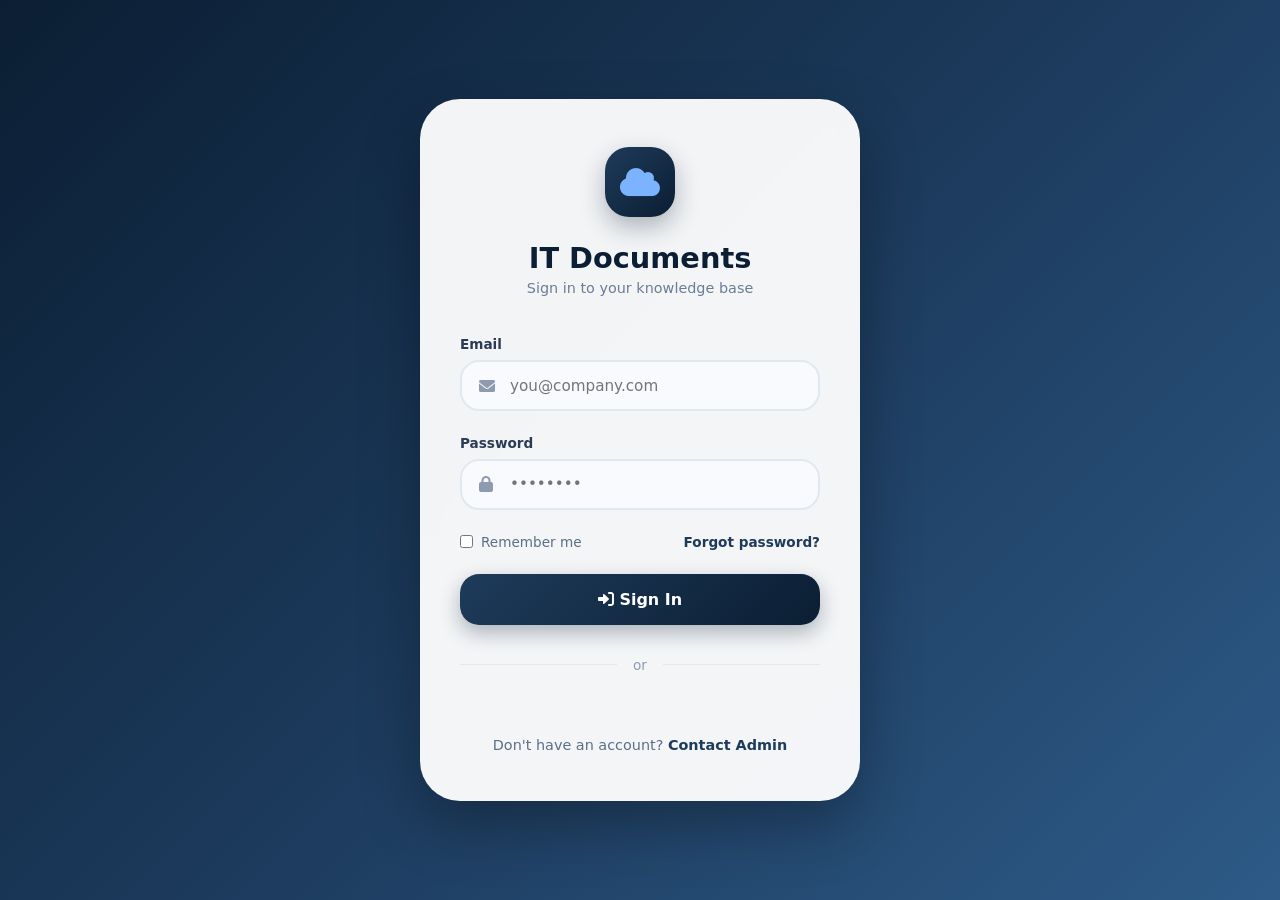
<file: index.html>
<!DOCTYPE html>
<html lang="en">
<head>
  <meta charset="UTF-8">
  <meta name="viewport" content="width=device-width, initial-scale=1.0">
  <title>IT Documents | Knowledge Base</title>
  <link rel="stylesheet" href="https://cdnjs.cloudflare.com/ajax/libs/font-awesome/6.0.0-beta3/css/all.min.css">
  <link rel="stylesheet" href="styles.css">
</head>
<body>
  <div class="app-container">
    <header class="app-header">
      <div class="logo-area">
        <i class="fas fa-cloud logo-icon"></i>
        <div class="logo-text">
          <h1>IT Docs</h1>
          <span>Knowledge Base</span>
        </div>
      </div>
      <div class="header-actions">
        <div class="doc-count-badge">
          <i class="fas fa-file-alt"></i>
          <span id="docCount">0 documents</span>
        </div>
      </div>
    </header>

    <div class="main-panel">
      <aside class="sidebar">
        <button class="new-doc-btn" id="newDocBtn">
          <i class="fas fa-plus-circle"></i> New Document
        </button>
        <div class="filter-section">
          <h3>Categories</h3>
          <div class="category-list" id="categoryList"></div>
        </div>
      </aside>

      <section class="doc-list-panel">
        <div class="search-bar">
          <i class="fas fa-search"></i>
          <input type="text" id="searchInput" placeholder="Search documents...">
        </div>
        <div class="documents-grid" id="documentsGrid"></div>
        <div class="empty-state" id="emptyState" style="display: none;">
          <i class="fas fa-folder-open"></i>
          <p>No documents found</p>
          <span>Create a new document or adjust your filters</span>
        </div>
      </section>
    </div>
  </div>

  <!-- Edit Modal -->
  <div class="modal-overlay" id="docModal">
    <div class="modal-container">
      <div class="modal-header">
        <h2 id="modalTitle">New Document</h2>
        <button class="modal-close" id="closeModalBtn"><i class="fas fa-times"></i></button>
      </div>
      <div class="modal-body">
        <div class="form-group">
          <label for="docTitle">Title</label>
          <input type="text" id="docTitle" placeholder="Enter document title">
        </div>
        <div class="form-group">
          <label for="docCategory">Category</label>
          <select id="docCategory"></select>
        </div>
        <div class="form-group">
          <label for="docContent">Content</label>
          <textarea id="docContent" rows="6" placeholder="Write your documentation here..."></textarea>
        </div>
        <div class="form-group">
          <label for="docTags">Tags (comma separated)</label>
          <input type="text" id="docTags" placeholder="e.g., server, network, security">
        </div>
      </div>
      <div class="modal-footer">
        <button class="btn btn-secondary" id="cancelDocBtn">Cancel</button>
        <button class="btn btn-primary" id="saveDocBtn">Save Document</button>
      </div>
    </div>
  </div>

  <!-- View Modal -->
  <div class="modal-overlay" id="viewDocModal">
    <div class="modal-container view-doc-container">
      <div class="modal-header">
        <h2 id="viewDocTitle">Document Title</h2>
        <button class="modal-close" id="closeViewModalBtn"><i class="fas fa-times"></i></button>
      </div>
      <div class="modal-body">
        <div class="doc-detail-meta">
          <span class="doc-category-badge" id="viewDocCategory">Category</span>
          <span class="doc-date" id="viewDocDate">Date</span>
        </div>
        <div class="doc-tags-display" id="viewDocTags"></div>
        <div class="doc-content-display" id="viewDocContent"></div>
      </div>
      <div class="modal-footer">
        <button class="btn btn-secondary" id="closeViewBtn">Close</button>
        <button class="btn btn-primary" id="editFromViewBtn"><i class="fas fa-pen"></i> Edit</button>
      </div>
    </div>
  </div>

  <script src="auth.js"></script>
  <script src="app.js"></script>
</body>
</html>
</file>
<file: styles.css>
* {
  margin: 0;
  padding: 0;
  box-sizing: border-box;
  font-family: 'Segoe UI', Roboto, system-ui, -apple-system, sans-serif;
}

body {
  background: #f4f6fb;
  min-height: 100vh;
  display: flex;
  justify-content: center;
  align-items: center;
  padding: 2rem 1rem;
}

.app-container {
  width: 100%;
  max-width: 1100px;
  background: white;
  border-radius: 2.5rem;
  box-shadow: 0 25px 50px -12px rgba(0,0,0,0.15);
  overflow: hidden;
  display: flex;
  flex-direction: column;
}

/* Header */
.app-header {
  background: linear-gradient(105deg, #0b1e33 0%, #1c3a5c 100%);
  color: white;
  padding: 1.8rem 2rem;
  display: flex;
  flex-wrap: wrap;
  align-items: center;
  justify-content: space-between;
}

.logo-area {
  display: flex;
  align-items: center;
  gap: 0.8rem;
}

.logo-icon {
  font-size: 2.4rem;
  color: #7bb3ff;
}

.logo-text h1 {
  font-weight: 600;
  font-size: 1.8rem;
  letter-spacing: -0.3px;
  line-height: 1.2;
}

.logo-text span {
  font-size: 0.85rem;
  opacity: 0.8;
  font-weight: 400;
}

.header-actions {
  display: flex;
  gap: 1rem;
  align-items: center;
}

.doc-count-badge {
  background: rgba(255,255,255,0.12);
  backdrop-filter: blur(8px);
  padding: 0.5rem 1.2rem;
  border-radius: 2rem;
  font-weight: 500;
  font-size: 0.9rem;
  display: flex;
  align-items: center;
  gap: 0.4rem;
  border: 1px solid rgba(255,255,255,0.2);
}

/* User Badge */
.user-badge {
  display: flex;
  align-items: center;
  gap: 0.5rem;
  background: rgba(255, 255, 255, 0.1);
  padding: 0.4rem 0.9rem;
  border-radius: 2rem;
  border: 1px solid rgba(255, 255, 255, 0.2);
}

.user-avatar {
  font-size: 1.2rem;
}

.user-avatar-img {
  width: 1.6rem;
  height: 1.6rem;
  border-radius: 50%;
  object-fit: cover;
}

.user-name {
  color: white;
  font-size: 0.85rem;
  font-weight: 500;
}

.logout-btn {
  background: rgba(255, 255, 255, 0.15);
  border: none;
  color: white;
  width: 2rem;
  height: 2rem;
  border-radius: 50%;
  display: flex;
  align-items: center;
  justify-content: center;
  cursor: pointer;
  transition: 0.2s;
  font-size: 0.9rem;
}

.logout-btn:hover {
  background: rgba(255, 80, 80, 0.4);
}

/* Main layout */
.main-panel {
  display: flex;
  flex-direction: row;
  flex-wrap: wrap;
  background: #ffffff;
}

/* Sidebar */
.sidebar {
  width: 270px;
  background: #f8fafd;
  border-right: 1px solid #e9eef3;
  padding: 1.8rem 1.2rem;
  display: flex;
  flex-direction: column;
  gap: 2rem;
}

.new-doc-btn {
  background: linear-gradient(135deg, #1e3b5a, #0b1e33);
  border: none;
  color: white;
  font-weight: 600;
  padding: 0.9rem 1.4rem;
  border-radius: 2.5rem;
  font-size: 1rem;
  display: flex;
  align-items: center;
  justify-content: center;
  gap: 0.6rem;
  cursor: pointer;
  transition: 0.2s;
  box-shadow: 0 8px 16px -6px rgba(11,30,51,0.3);
  border: 1px solid #2f4b6e;
}

.new-doc-btn:hover {
  background: linear-gradient(135deg, #234b6e, #10273e);
}

.filter-section h3 {
  font-size: 0.8rem;
  text-transform: uppercase;
  letter-spacing: 0.05em;
  color: #4a627a;
  margin-bottom: 0.5rem;
}

.category-list {
  display: flex;
  flex-direction: column;
  gap: 0.3rem;
}

.category-item {
  display: flex;
  align-items: center;
  gap: 0.7rem;
  padding: 0.7rem 0.9rem;
  border-radius: 1rem;
  color: #1e293b;
  font-weight: 500;
  cursor: pointer;
  transition: 0.2s;
  background: transparent;
  border: none;
  width: 100%;
  text-align: left;
}

.category-item i {
  width: 1.4rem;
  color: #4b6589;
}

.category-item:hover {
  background: #e6edf7;
}

.category-item.active {
  background: #dbeafe;
  color: #0b1e33;
  font-weight: 600;
}

/* Document list */
.doc-list-panel {
  flex: 1;
  padding: 1.8rem;
  display: flex;
  flex-direction: column;
  gap: 1.5rem;
  min-width: 300px;
}

.search-bar {
  display: flex;
  align-items: center;
  background: #f1f5f9;
  border-radius: 2.8rem;
  padding: 0.5rem 1.5rem;
  gap: 0.5rem;
  border: 1px solid #e2e8f0;
}

.search-bar i {
  color: #5f6c80;
}

.search-bar input {
  width: 100%;
  border: none;
  background: transparent;
  padding: 0.7rem 0;
  font-size: 0.95rem;
  outline: none;
}

.documents-grid {
  display: flex;
  flex-direction: column;
  gap: 0.9rem;
  overflow-y: auto;
  max-height: 460px;
  padding-right: 0.3rem;
}

.doc-card {
  background: white;
  border: 1px solid #e9f0f8;
  border-radius: 1.3rem;
  padding: 1.2rem 1.3rem;
  display: flex;
  align-items: center;
  justify-content: space-between;
  transition: 0.2s;
  cursor: pointer;
}

.doc-card:hover {
  border-color: #b9cef0;
  box-shadow: 0 10px 18px -8px rgba(0,0,0,0.08);
}

.doc-info {
  display: flex;
  flex-direction: column;
  gap: 0.3rem;
  flex: 1;
}

.doc-title {
  font-weight: 650;
  font-size: 1.05rem;
  color: #0f263b;
}

.doc-meta {
  display: flex;
  gap: 1rem;
  font-size: 0.8rem;
  color: #5c6f87;
}

.doc-category-badge {
  background: #eef3ff;
  color: #1e3b5a;
  padding: 0.2rem 0.8rem;
  border-radius: 1.2rem;
  font-weight: 500;
  font-size: 0.7rem;
}

.doc-actions {
  display: flex;
  gap: 0.5rem;
  position: relative;
  z-index: 2;
}

.icon-btn {
  background: transparent;
  border: none;
  width: 2.2rem;
  height: 2.2rem;
  border-radius: 50%;
  display: flex;
  align-items: center;
  justify-content: center;
  cursor: pointer;
  color: #6f7f92;
  transition: 0.2s;
}

.icon-btn:hover {
  background: #eef2f8;
  color: #0b1e33;
}

.delete-btn:hover {
  background: #fee9e9;
  color: #c94040;
}

.empty-state {
  display: flex;
  flex-direction: column;
  align-items: center;
  justify-content: center;
  padding: 3rem;
  color: #8c9bb0;
  gap: 0.4rem;
}

.empty-state i {
  font-size: 3rem;
  margin-bottom: 0.5rem;
}

.empty-state p {
  font-weight: 600;
  font-size: 1.1rem;
  color: #3f4e64;
}

/* Modals */
.modal-overlay {
  position: fixed;
  top: 0;
  left: 0;
  width: 100%;
  height: 100%;
  background: rgba(0,0,0,0.5);
  backdrop-filter: blur(6px);
  display: flex;
  align-items: center;
  justify-content: center;
  visibility: hidden;
  opacity: 0;
  transition: 0.2s ease;
  z-index: 1000;
  padding: 2rem;
}

.modal-overlay.active {
  visibility: visible;
  opacity: 1;
}

.modal-container {
  background: white;
  border-radius: 2rem;
  width: 90%;
  max-width: 550px;
  max-height: 85vh;
  display: flex;
  flex-direction: column;
  box-shadow: 0 30px 45px rgba(0,0,0,0.2);
  overflow: hidden;
}

.view-doc-container {
  max-width: 700px;
}

.modal-header {
  display: flex;
  justify-content: space-between;
  align-items: center;
  padding: 1.5rem 2rem;
  border-bottom: 1px solid #e9eef3;
  flex-shrink: 0;
}

.modal-header h2 {
  color: #0b1e33;
  font-size: 1.3rem;
}

.modal-close {
  background: none;
  border: none;
  font-size: 1.4rem;
  color: #66768b;
  cursor: pointer;
}

.modal-body {
  padding: 1.5rem 2rem;
  overflow-y: auto;
  flex: 1;
  display: flex;
  flex-direction: column;
  gap: 1.2rem;
}

.modal-footer {
  display: flex;
  justify-content: flex-end;
  gap: 1rem;
  padding: 1.2rem 2rem;
  border-top: 1px solid #e9eef3;
  flex-shrink: 0;
}

.doc-detail-meta {
  display: flex;
  align-items: center;
  gap: 1rem;
  flex-wrap: wrap;
}

.doc-date {
  color: #5c6f87;
  font-size: 0.85rem;
}

.doc-tags-display {
  display: flex;
  flex-wrap: wrap;
  gap: 0.5rem;
}

.doc-tag {
  background: #eef3ff;
  color: #1e3b5a;
  padding: 0.3rem 0.9rem;
  border-radius: 1.5rem;
  font-size: 0.8rem;
  font-weight: 500;
}

.doc-content-display {
  background: #f8fafd;
  border: 1px solid #e9eef3;
  border-radius: 1rem;
  padding: 1.5rem;
  line-height: 1.7;
  color: #1e293b;
  white-space: pre-wrap;
  word-wrap: break-word;
  font-size: 0.95rem;
  max-height: 400px;
  overflow-y: auto;
}

.content-toolbar {
  display: flex;
  justify-content: flex-end;
  margin-top: 1rem;
}

.copy-btn {
  background: transparent;
  border: 1px solid #dce2ec;
  padding: 0.4rem 1rem;
  border-radius: 1.5rem;
  font-size: 0.8rem;
  cursor: pointer;
  color: #4a627a;
  display: flex;
  align-items: center;
  gap: 0.4rem;
}

.copy-btn.copied {
  background: #d4edda;
  border-color: #86c79a;
  color: #155724;
}

/* Form */
.form-group {
  display: flex;
  flex-direction: column;
  gap: 0.4rem;
}

.form-group label {
  font-weight: 600;
  font-size: 0.85rem;
  color: #2c3b55;
}

.form-group input,
.form-group select,
.form-group textarea {
  padding: 0.7rem 1rem;
  border: 1px solid #dce2ec;
  border-radius: 1rem;
  font-size: 0.95rem;
  outline: none;
  transition: 0.2s;
}

.form-group textarea {
  resize: vertical;
  min-height: 100px;
  max-height: 300px;
}

.form-group input:focus,
.form-group select:focus,
.form-group textarea:focus {
  border-color: #1e3b5a;
  box-shadow: 0 0 0 3px rgba(27, 55, 96, 0.1);
}

.btn {
  padding: 0.7rem 2rem;
  border-radius: 2rem;
  font-weight: 600;
  border: none;
  cursor: pointer;
  transition: 0.2s;
}

.btn-secondary {
  background: #eef2f6;
  color: #1e3349;
}

.btn-secondary:hover {
  background: #dce3ed;
}

.btn-primary {
  background: #0f2b4b;
  color: white;
}

.btn-primary:hover {
  background: #1a3f64;
}

/* Scrollbar */
.documents-grid::-webkit-scrollbar,
.modal-body::-webkit-scrollbar,
.doc-content-display::-webkit-scrollbar {
  width: 6px;
}

.documents-grid::-webkit-scrollbar-thumb,
.modal-body::-webkit-scrollbar-thumb,
.doc-content-display::-webkit-scrollbar-thumb {
  background: #cbd5e1;
  border-radius: 10px;
}

/* Responsive */
@media (max-width: 768px) {
  .main-panel {
    flex-direction: column;
  }
  
  .sidebar {
    width: 100%;
    border-right: none;
    border-bottom: 1px solid #e0e7ef;
  }
  
  .modal-overlay {
    padding: 1rem;
  }
  
  .modal-container {
    width: 95%;
    max-height: 90vh;
  }
  
  .modal-header,
  .modal-body,
  .modal-footer {
    padding: 1rem 1.2rem;
  }
}
</file>
